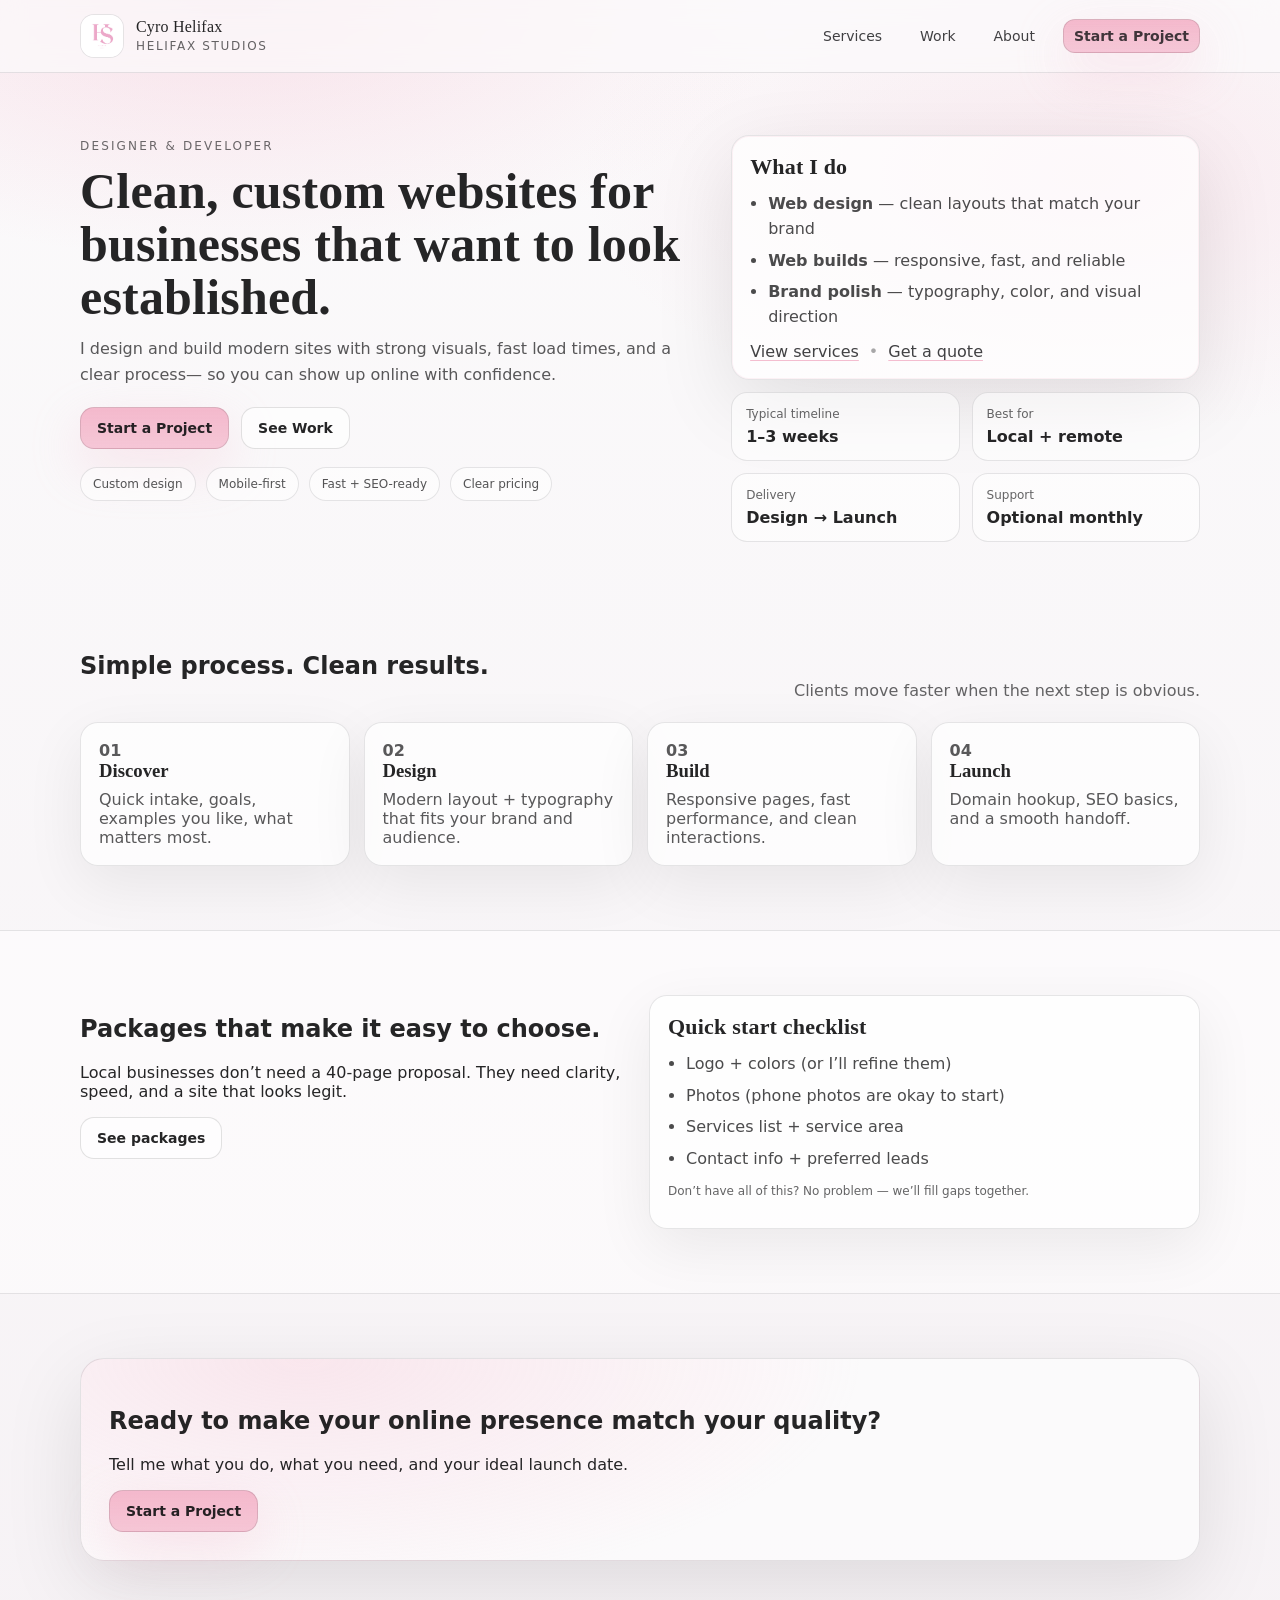
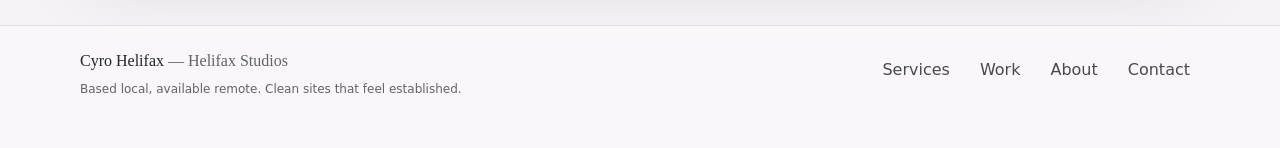
<file: index.html>
<!doctype html>
<html lang="en">
<head>
  <meta charset="utf-8" />
  <meta name="viewport" content="width=device-width, initial-scale=1" />
  <title>Cyro Helifax — Helifax Studios</title>
  <meta name="description" content="Cyro Helifax designs and builds clean, custom websites for small businesses and brands. Helifax Studios." />
  <meta name="theme-color" content="#f3b3c8" />
  <link rel="stylesheet" href="css/styles.css" />
</head>
<body>
  <a class="skip" href="#main">Skip to content</a>

  <header class="site-header">
    <div class="container header-row">
      <a class="brand" href="index.html" aria-label="Helifax Studios home">
        <img class="brand-mark" src="assets/Helifax.png" alt="Helifax Studios logo" />
        <div class="brand-text">
          <span class="brand-name">Cyro Helifax</span>
          <span class="brand-sub">Helifax Studios</span>
        </div>
      </a>

      <button class="nav-toggle" type="button" aria-label="Open menu" aria-expanded="false" aria-controls="site-nav">
        <span></span><span></span><span></span>
      </button>

      <nav id="site-nav" class="nav">
        <a href="services.html">Services</a>
        <a href="work.html">Work</a>
        <a href="about.html">About</a>
        <a class="btn btn-sm" href="contact.html">Start a Project</a>
      </nav>
    </div>
  </header>

  <main id="main">
    <section class="hero">
      <div class="container hero-grid">
        <div class="hero-copy">
          <p class="kicker">Designer & Developer</p>
          <h1>Clean, custom websites for businesses that want to look established.</h1>
          <p class="lede">
            I design and build modern sites with strong visuals, fast load times, and a clear process—
            so you can show up online with confidence.
          </p>

          <div class="hero-actions">
            <a class="btn" href="contact.html">Start a Project</a>
            <a class="btn btn-ghost" href="work.html">See Work</a>
          </div>

          <div class="trust">
            <div class="chip">Custom design</div>
            <div class="chip">Mobile-first</div>
            <div class="chip">Fast + SEO-ready</div>
            <div class="chip">Clear pricing</div>
          </div>
        </div>

        <div class="hero-card">
          <div class="card card-glow">
            <h2 class="card-title">What I do</h2>
            <ul class="list">
              <li><strong>Web design</strong> — clean layouts that match your brand</li>
              <li><strong>Web builds</strong> — responsive, fast, and reliable</li>
              <li><strong>Brand polish</strong> — typography, color, and visual direction</li>
            </ul>
            <div class="card-cta">
              <a class="text-link" href="services.html">View services</a>
              <span class="dot">•</span>
              <a class="text-link" href="contact.html">Get a quote</a>
            </div>
          </div>

          <div class="mini-grid">
            <div class="mini">
              <p class="mini-k">Typical timeline</p>
              <p class="mini-v">1–3 weeks</p>
            </div>
            <div class="mini">
              <p class="mini-k">Best for</p>
              <p class="mini-v">Local + remote</p>
            </div>
            <div class="mini">
              <p class="mini-k">Delivery</p>
              <p class="mini-v">Design → Launch</p>
            </div>
            <div class="mini">
              <p class="mini-k">Support</p>
              <p class="mini-v">Optional monthly</p>
            </div>
          </div>
        </div>
      </div>
    </section>

    <section class="section">
      <div class="container">
        <div class="section-head">
          <h2>Simple process. Clean results.</h2>
          <p>Clients move faster when the next step is obvious.</p>
        </div>

        <div class="steps">
          <div class="step card">
            <p class="step-n">01</p>
            <h3>Discover</h3>
            <p>Quick intake, goals, examples you like, what matters most.</p>
          </div>
          <div class="step card">
            <p class="step-n">02</p>
            <h3>Design</h3>
            <p>Modern layout + typography that fits your brand and audience.</p>
          </div>
          <div class="step card">
            <p class="step-n">03</p>
            <h3>Build</h3>
            <p>Responsive pages, fast performance, and clean interactions.</p>
          </div>
          <div class="step card">
            <p class="step-n">04</p>
            <h3>Launch</h3>
            <p>Domain hookup, SEO basics, and a smooth handoff.</p>
          </div>
        </div>
      </div>
    </section>

    <section class="section section-alt">
      <div class="container split">
        <div>
          <h2>Packages that make it easy to choose.</h2>
          <p>
            Local businesses don’t need a 40-page proposal. They need clarity, speed, and a site that looks legit.
          </p>
          <a class="btn btn-ghost" href="services.html">See packages</a>
        </div>

        <div class="card">
          <h3 class="card-title">Quick start checklist</h3>
          <ul class="list">
            <li>Logo + colors (or I’ll refine them)</li>
            <li>Photos (phone photos are okay to start)</li>
            <li>Services list + service area</li>
            <li>Contact info + preferred leads</li>
          </ul>
          <p class="muted small">Don’t have all of this? No problem — we’ll fill gaps together.</p>
        </div>
      </div>
    </section>

    <section class="section">
      <div class="container cta">
        <div class="cta-inner">
          <h2>Ready to make your online presence match your quality?</h2>
          <p>Tell me what you do, what you need, and your ideal launch date.</p>
          <a class="btn" href="contact.html">Start a Project</a>
        </div>
      </div>
    </section>
  </main>

  <footer class="footer">
    <div class="container footer-row">
      <div>
        <p class="footer-brand">Cyro Helifax <span class="muted">— Helifax Studios</span></p>
        <p class="muted small">Based local, available remote. Clean sites that feel established.</p>
      </div>
      <div class="footer-links">
        <a href="services.html">Services</a>
        <a href="work.html">Work</a>
        <a href="about.html">About</a>
        <a href="contact.html">Contact</a>
      </div>
    </div>
  </footer>

  <script src="js/main.js"></script>
</body>
</html>
</file>
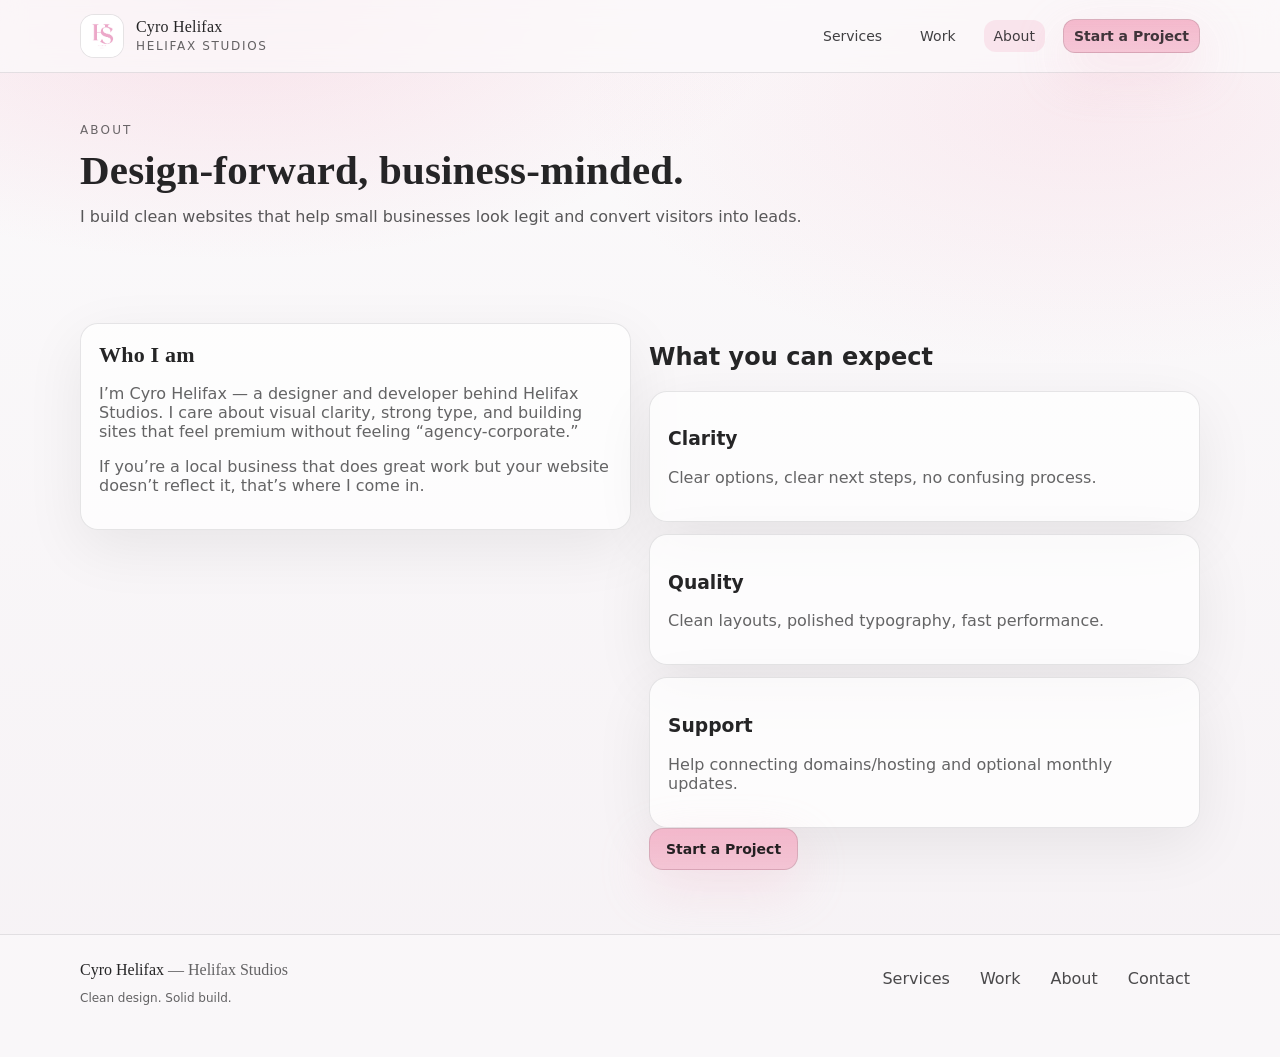
<file: about.html>
<!doctype html>
<html lang="en">
<head>
  <meta charset="utf-8" />
  <meta name="viewport" content="width=device-width, initial-scale=1" />
  <title>About — Cyro Helifax</title>
  <meta name="description" content="About Cyro Helifax (Helifax Studios)." />
  <meta name="theme-color" content="#f3b3c8" />
  <link rel="stylesheet" href="css/styles.css" />
</head>
<body>
  <a class="skip" href="#main">Skip to content</a>

  <header class="site-header">
    <div class="container header-row">
      <a class="brand" href="index.html" aria-label="Helifax Studios home">
        <img class="brand-mark" src="assets/Helifax.png" alt="Helifax Studios logo" />
        <div class="brand-text">
          <span class="brand-name">Cyro Helifax</span>
          <span class="brand-sub">Helifax Studios</span>
        </div>
      </a>

      <button class="nav-toggle" type="button" aria-label="Open menu" aria-expanded="false" aria-controls="site-nav">
        <span></span><span></span><span></span>
      </button>

      <nav id="site-nav" class="nav">
        <a href="services.html">Services</a>
        <a href="work.html">Work</a>
        <a class="active" href="about.html">About</a>
        <a class="btn btn-sm" href="contact.html">Start a Project</a>
      </nav>
    </div>
  </header>

  <main id="main">
    <section class="page-hero">
      <div class="container">
        <p class="kicker">About</p>
        <h1>Design-forward, business-minded.</h1>
        <p class="lede">I build clean websites that help small businesses look legit and convert visitors into leads.</p>
      </div>
    </section>

    <section class="section">
      <div class="container split">
        <div class="card">
          <h2 class="card-title">Who I am</h2>
          <p class="muted">
            I’m Cyro Helifax — a designer and developer behind Helifax Studios. I care about visual clarity, strong type,
            and building sites that feel premium without feeling “agency-corporate.”
          </p>
          <p class="muted">
            If you’re a local business that does great work but your website doesn’t reflect it, that’s where I come in.
          </p>
        </div>

        <div>
          <h2>What you can expect</h2>
          <div class="bullets">
            <div class="bullet card">
              <h3>Clarity</h3>
              <p class="muted">Clear options, clear next steps, no confusing process.</p>
            </div>
            <div class="bullet card">
              <h3>Quality</h3>
              <p class="muted">Clean layouts, polished typography, fast performance.</p>
            </div>
            <div class="bullet card">
              <h3>Support</h3>
              <p class="muted">Help connecting domains/hosting and optional monthly updates.</p>
            </div>
          </div>

          <a class="btn" href="contact.html">Start a Project</a>
        </div>
      </div>
    </section>
  </main>

  <footer class="footer">
    <div class="container footer-row">
      <div>
        <p class="footer-brand">Cyro Helifax <span class="muted">— Helifax Studios</span></p>
        <p class="muted small">Clean design. Solid build.</p>
      </div>
      <div class="footer-links">
        <a href="services.html">Services</a>
        <a href="work.html">Work</a>
        <a href="about.html">About</a>
        <a href="contact.html">Contact</a>
      </div>
    </div>
  </footer>

  <script src="js/main.js"></script>
</body>
</html>
</file>
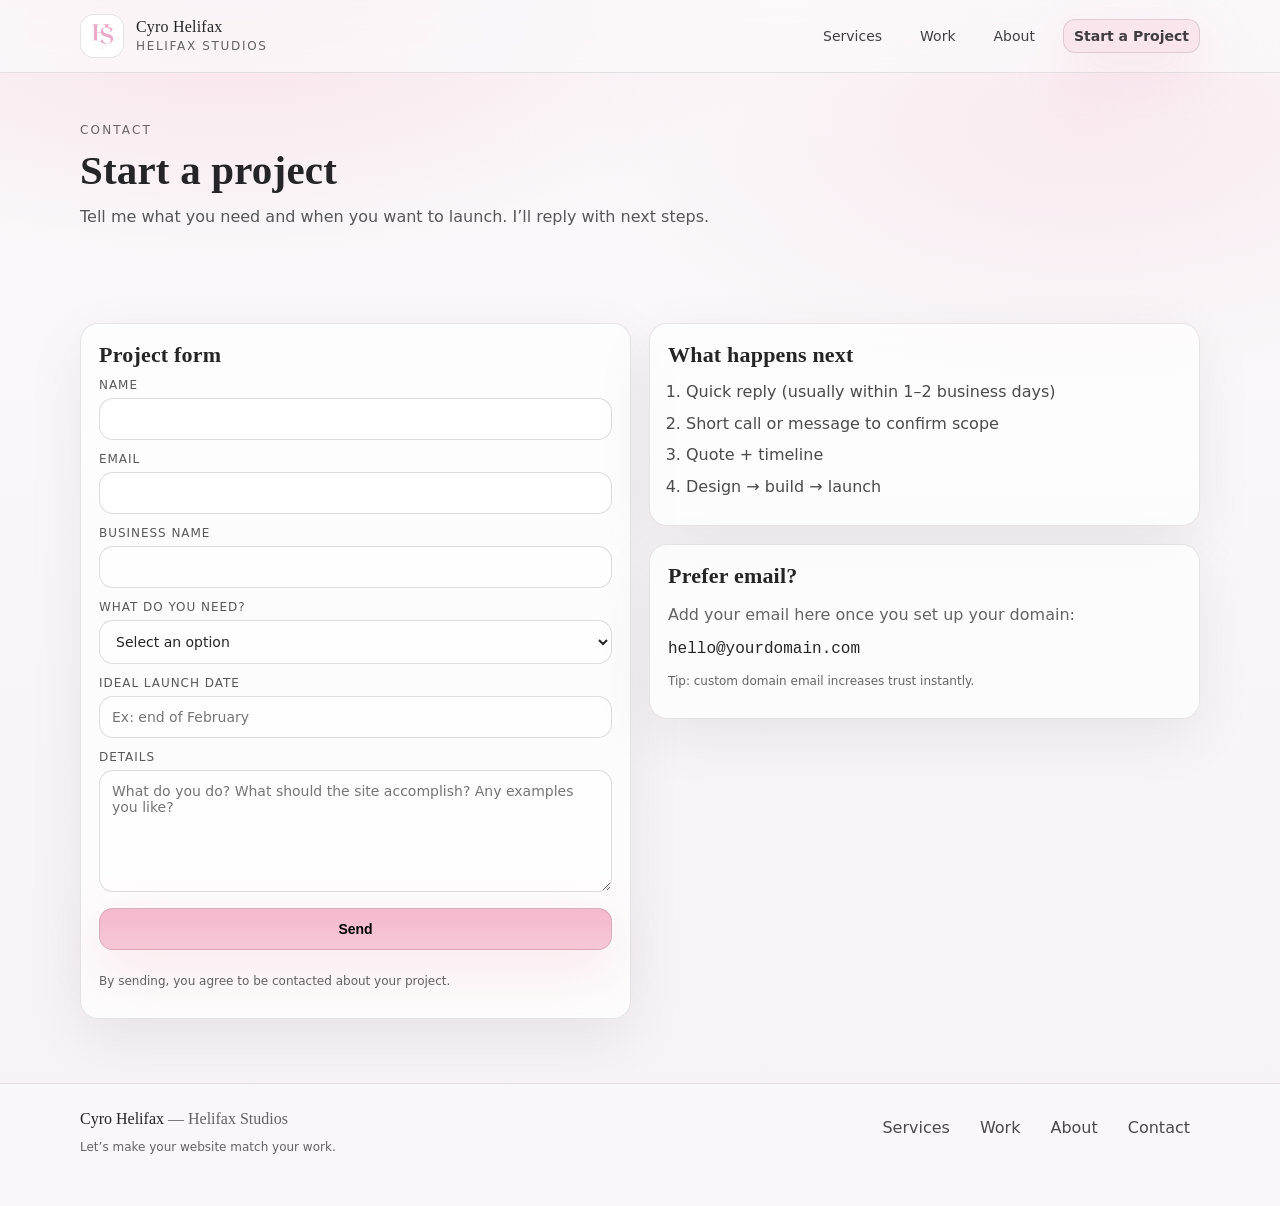
<file: contact.html>
<!doctype html>
<html lang="en">
<head>
  <meta charset="utf-8" />
  <meta name="viewport" content="width=device-width, initial-scale=1" />
  <title>Contact — Cyro Helifax</title>
  <meta name="description" content="Start a project with Cyro Helifax (Helifax Studios)." />
  <meta name="theme-color" content="#f3b3c8" />
  <link rel="stylesheet" href="css/styles.css" />
</head>
<body>
  <a class="skip" href="#main">Skip to content</a>

  <header class="site-header">
    <div class="container header-row">
      <a class="brand" href="index.html" aria-label="Helifax Studios home">
        <img class="brand-mark" src="assets/Helifax.png" alt="Helifax Studios logo" />
        <div class="brand-text">
          <span class="brand-name">Cyro Helifax</span>
          <span class="brand-sub">Helifax Studios</span>
        </div>
      </a>

      <button class="nav-toggle" type="button" aria-label="Open menu" aria-expanded="false" aria-controls="site-nav">
        <span></span><span></span><span></span>
      </button>

      <nav id="site-nav" class="nav">
        <a href="services.html">Services</a>
        <a href="work.html">Work</a>
        <a href="about.html">About</a>
        <a class="active btn btn-sm" href="contact.html">Start a Project</a>
      </nav>
    </div>
  </header>

  <main id="main">
    <section class="page-hero">
      <div class="container">
        <p class="kicker">Contact</p>
        <h1>Start a project</h1>
        <p class="lede">Tell me what you need and when you want to launch. I’ll reply with next steps.</p>
      </div>
    </section>

    <section class="section">
      <div class="container split">
        <div class="card">
          <h2 class="card-title">Project form</h2>

          <!--
            Replace FORM_ENDPOINT with your form handler:
            - Formspree: https://formspree.io/f/xxxxxx
            - Netlify Forms: remove action/method and add name + netlify attributes
          -->
          <form class="form" action="FORM_ENDPOINT" method="POST">
            <label>
              <span>Name</span>
              <input name="name" type="text" autocomplete="name" required />
            </label>

            <label>
              <span>Email</span>
              <input name="email" type="email" autocomplete="email" required />
            </label>

            <label>
              <span>Business name</span>
              <input name="business" type="text" />
            </label>

            <label>
              <span>What do you need?</span>
              <select name="package" required>
                <option value="" disabled selected>Select an option</option>
                <option>Starter Presence (1–3 pages)</option>
                <option>Business Website (5–7 pages)</option>
                <option>Brand + Web</option>
                <option>Not sure yet</option>
              </select>
            </label>

            <label>
              <span>Ideal launch date</span>
              <input name="launch" type="text" placeholder="Ex: end of February" />
            </label>

            <label>
              <span>Details</span>
              <textarea name="details" rows="6" placeholder="What do you do? What should the site accomplish? Any examples you like?"></textarea>
            </label>

            <button class="btn" type="submit">Send</button>
            <p class="muted small">By sending, you agree to be contacted about your project.</p>
          </form>
        </div>

        <div>
          <div class="card">
            <h2 class="card-title">What happens next</h2>
            <ol class="list">
              <li>Quick reply (usually within 1–2 business days)</li>
              <li>Short call or message to confirm scope</li>
              <li>Quote + timeline</li>
              <li>Design → build → launch</li>
            </ol>
          </div>

          <div class="card section-pad-top">
            <h2 class="card-title">Prefer email?</h2>
            <p class="muted">Add your email here once you set up your domain:</p>
            <p class="mono">hello@yourdomain.com</p>
            <p class="muted small">Tip: custom domain email increases trust instantly.</p>
          </div>
        </div>
      </div>
    </section>
  </main>

  <footer class="footer">
    <div class="container footer-row">
      <div>
        <p class="footer-brand">Cyro Helifax <span class="muted">— Helifax Studios</span></p>
        <p class="muted small">Let’s make your website match your work.</p>
      </div>
      <div class="footer-links">
        <a href="services.html">Services</a>
        <a href="work.html">Work</a>
        <a href="about.html">About</a>
        <a href="contact.html">Contact</a>
      </div>
    </div>
  </footer>

  <script src="js/main.js"></script>
</body>
</html>
</file>
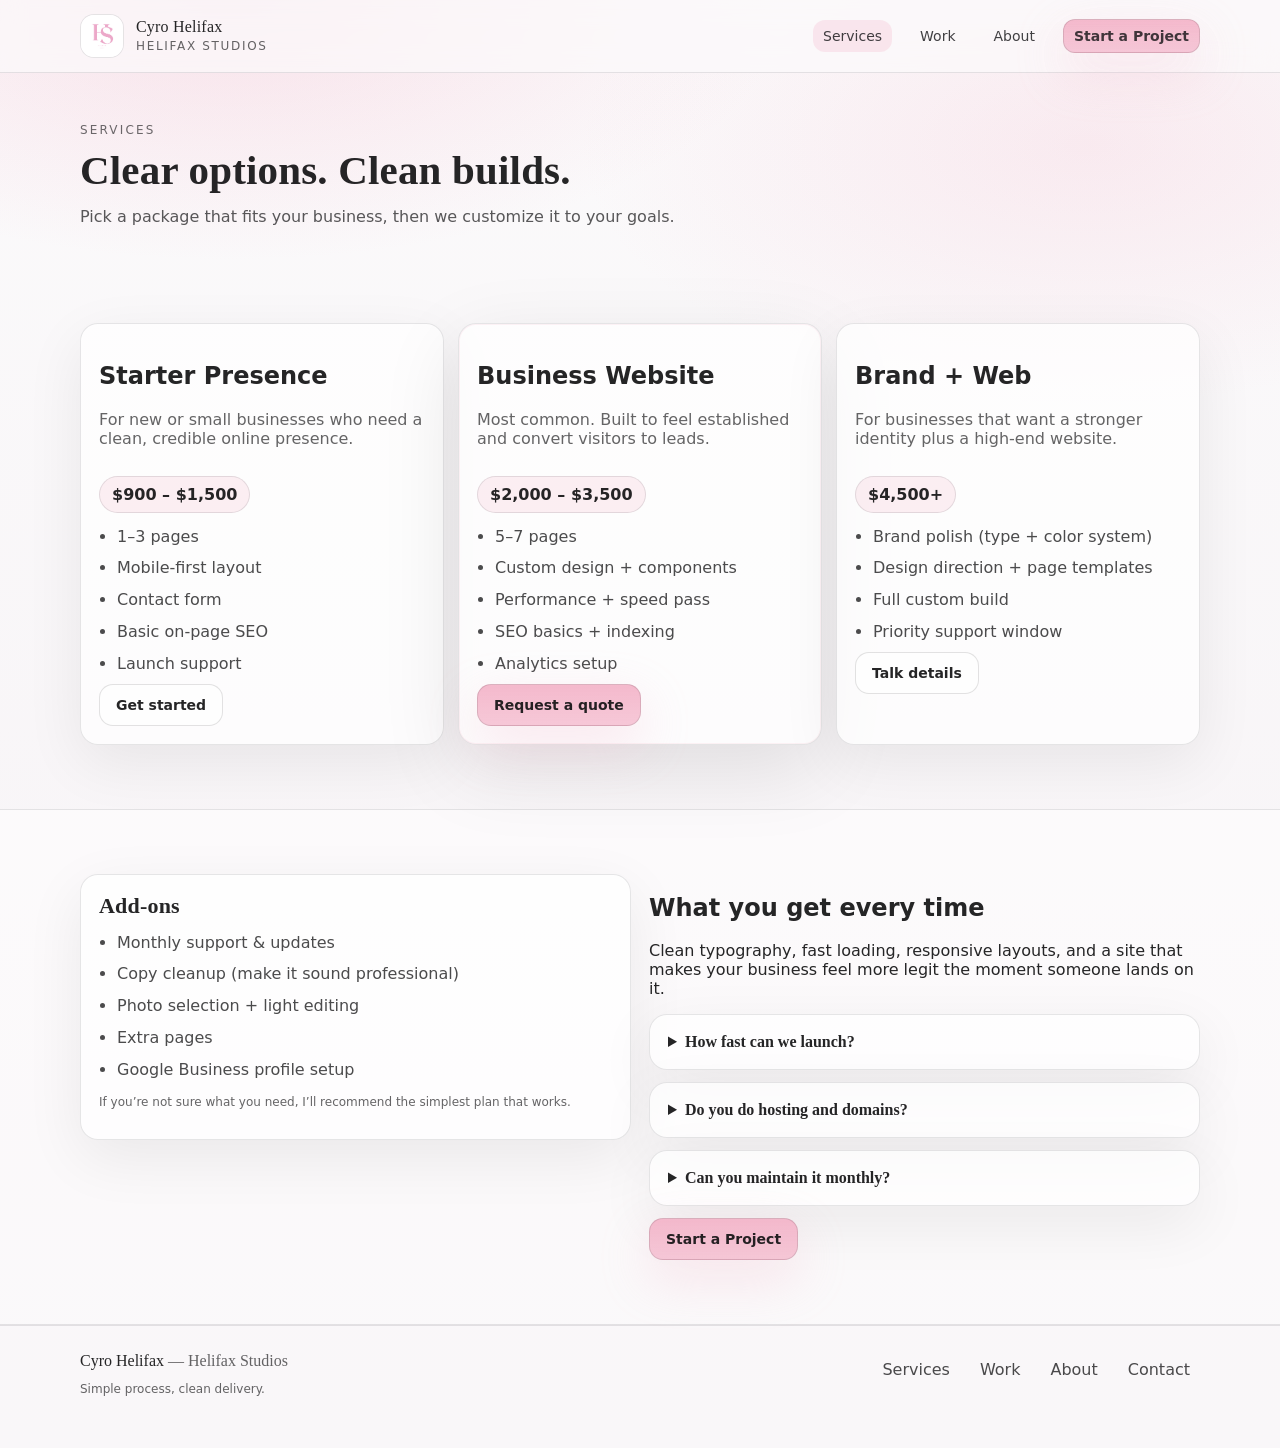
<file: services.html>
<!doctype html>
<html lang="en">
<head>
  <meta charset="utf-8" />
  <meta name="viewport" content="width=device-width, initial-scale=1" />
  <title>Services — Cyro Helifax</title>
  <meta name="description" content="Website design & development packages by Cyro Helifax (Helifax Studios)." />
  <meta name="theme-color" content="#f3b3c8" />
  <link rel="stylesheet" href="css/styles.css" />
</head>
<body>
  <a class="skip" href="#main">Skip to content</a>

  <header class="site-header">
    <div class="container header-row">
      <a class="brand" href="index.html" aria-label="Helifax Studios home">
        <img class="brand-mark" src="assets/Helifax.png" alt="Helifax Studios logo" />
        <div class="brand-text">
          <span class="brand-name">Cyro Helifax</span>
          <span class="brand-sub">Helifax Studios</span>
        </div>
      </a>

      <button class="nav-toggle" type="button" aria-label="Open menu" aria-expanded="false" aria-controls="site-nav">
        <span></span><span></span><span></span>
      </button>

      <nav id="site-nav" class="nav">
        <a class="active" href="services.html">Services</a>
        <a href="work.html">Work</a>
        <a href="about.html">About</a>
        <a class="btn btn-sm" href="contact.html">Start a Project</a>
      </nav>
    </div>
  </header>

  <main id="main">
    <section class="page-hero">
      <div class="container">
        <p class="kicker">Services</p>
        <h1>Clear options. Clean builds.</h1>
        <p class="lede">Pick a package that fits your business, then we customize it to your goals.</p>
      </div>
    </section>

    <section class="section">
      <div class="container pricing">
        <div class="price card">
          <h2>Starter Presence</h2>
          <p class="muted">For new or small businesses who need a clean, credible online presence.</p>
          <p class="tag">$900 – $1,500</p>
          <ul class="list">
            <li>1–3 pages</li>
            <li>Mobile-first layout</li>
            <li>Contact form</li>
            <li>Basic on-page SEO</li>
            <li>Launch support</li>
          </ul>
          <a class="btn btn-ghost" href="contact.html">Get started</a>
        </div>

        <div class="price card card-glow">
          <h2>Business Website</h2>
          <p class="muted">Most common. Built to feel established and convert visitors to leads.</p>
          <p class="tag">$2,000 – $3,500</p>
          <ul class="list">
            <li>5–7 pages</li>
            <li>Custom design + components</li>
            <li>Performance + speed pass</li>
            <li>SEO basics + indexing</li>
            <li>Analytics setup</li>
          </ul>
          <a class="btn" href="contact.html">Request a quote</a>
        </div>

        <div class="price card">
          <h2>Brand + Web</h2>
          <p class="muted">For businesses that want a stronger identity plus a high-end website.</p>
          <p class="tag">$4,500+</p>
          <ul class="list">
            <li>Brand polish (type + color system)</li>
            <li>Design direction + page templates</li>
            <li>Full custom build</li>
            <li>Priority support window</li>
          </ul>
          <a class="btn btn-ghost" href="contact.html">Talk details</a>
        </div>
      </div>
    </section>

    <section class="section section-alt">
      <div class="container split">
        <div class="card">
          <h2 class="card-title">Add-ons</h2>
          <ul class="list">
            <li>Monthly support & updates</li>
            <li>Copy cleanup (make it sound professional)</li>
            <li>Photo selection + light editing</li>
            <li>Extra pages</li>
            <li>Google Business profile setup</li>
          </ul>
          <p class="muted small">If you’re not sure what you need, I’ll recommend the simplest plan that works.</p>
        </div>

        <div>
          <h2>What you get every time</h2>
          <p>
            Clean typography, fast loading, responsive layouts, and a site that makes your business feel more legit
            the moment someone lands on it.
          </p>

          <div class="faq">
            <details class="card">
              <summary>How fast can we launch?</summary>
              <p class="muted">Most projects take 1–3 weeks depending on how quickly we get content and feedback.</p>
            </details>
            <details class="card">
              <summary>Do you do hosting and domains?</summary>
              <p class="muted">Yes—I'll help you connect a domain and get hosting set up. You keep ownership.</p>
            </details>
            <details class="card">
              <summary>Can you maintain it monthly?</summary>
              <p class="muted">Absolutely. I offer optional monthly support for edits, updates, and small improvements.</p>
            </details>
          </div>

          <a class="btn" href="contact.html">Start a Project</a>
        </div>
      </div>
    </section>
  </main>

  <footer class="footer">
    <div class="container footer-row">
      <div>
        <p class="footer-brand">Cyro Helifax <span class="muted">— Helifax Studios</span></p>
        <p class="muted small">Simple process, clean delivery.</p>
      </div>
      <div class="footer-links">
        <a href="services.html">Services</a>
        <a href="work.html">Work</a>
        <a href="about.html">About</a>
        <a href="contact.html">Contact</a>
      </div>
    </div>
  </footer>

  <script src="js/main.js"></script>
</body>
</html>
</file>
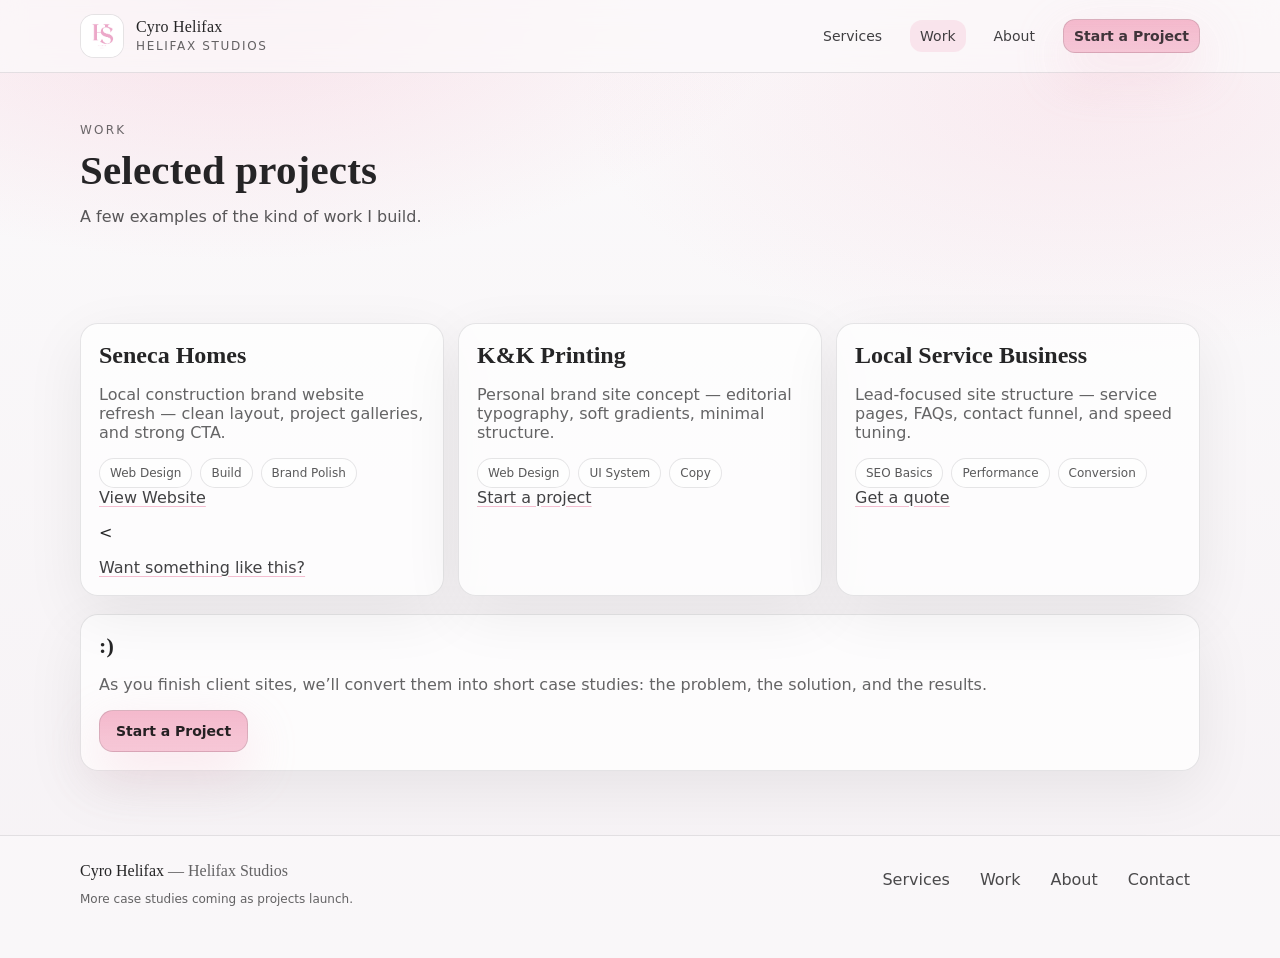
<file: work.html>
<!doctype html>
<html lang="en">
<head>
  <meta charset="utf-8" />
  <meta name="viewport" content="width=device-width, initial-scale=1" />
  <title>Work — Cyro Helifax</title>
  <meta name="description" content="Selected work by Cyro Helifax (Helifax Studios)." />
  <meta name="theme-color" content="#f3b3c8" />
  <link rel="stylesheet" href="css/styles.css" />
</head>
<body>
  <a class="skip" href="#main">Skip to content</a>

  <header class="site-header">
    <div class="container header-row">
      <a class="brand" href="index.html" aria-label="Helifax Studios home">
        <img class="brand-mark" src="assets/Helifax.png" alt="Helifax Studios logo" />
        <div class="brand-text">
          <span class="brand-name">Cyro Helifax</span>
          <span class="brand-sub">Helifax Studios</span>
        </div>
      </a>

      <button class="nav-toggle" type="button" aria-label="Open menu" aria-expanded="false" aria-controls="site-nav">
        <span></span><span></span><span></span>
      </button>

      <nav id="site-nav" class="nav">
        <a href="services.html">Services</a>
        <a class="active" href="work.html">Work</a>
        <a href="about.html">About</a>
        <a class="btn btn-sm" href="contact.html">Start a Project</a>
      </nav>
    </div>
  </header>

  <main id="main">
    <section class="page-hero">
      <div class="container">
        <p class="kicker">Work</p>
        <h1>Selected projects</h1>
        <p class="lede">A few examples of the kind of work I build.</p>
      </div>
    </section>

    <section class="section">
      <div class="container grid-3">
        <article class="card project">
          <h2>Seneca Homes</h2>
          <p class="muted">Local construction brand website refresh — clean layout, project galleries, and strong CTA.</p>
          <ul class="meta">
            <li>Web Design</li><li>Build</li><li>Brand Polish</li>
          </ul>
          <a class="text-link" href="senecahomes.org">View Website</a>
          <p><</p>
          <a class="text-link" href="contact.html">Want something like this?</a>
        </article>

        <article class="card project">
          <h2>K&K Printing</h2>
          <p class="muted">Personal brand site concept — editorial typography, soft gradients, minimal structure.</p>
          <ul class="meta">
            <li>Web Design</li><li>UI System</li><li>Copy</li>
          </ul>
          <a class="text-link" href="contact.html">Start a project</a>
        </article>

        <article class="card project">
          <h2>Local Service Business</h2>
          <p class="muted">Lead-focused site structure — service pages, FAQs, contact funnel, and speed tuning.</p>
          <ul class="meta">
            <li>SEO Basics</li><li>Performance</li><li>Conversion</li>
          </ul>
          <a class="text-link" href="contact.html">Get a quote</a>
        </article>
      </div>

      <div class="container section-pad-top">
        <div class="card">
          <h2 class="card-title">:)</h2>
          <p class="muted">
            As you finish client sites, we’ll convert them into short case studies: the problem, the solution, and the results.
          </p>
          <a class="btn" href="contact.html">Start a Project</a>
        </div>
      </div>
    </section>
  </main>

  <footer class="footer">
    <div class="container footer-row">
      <div>
        <p class="footer-brand">Cyro Helifax <span class="muted">— Helifax Studios</span></p>
        <p class="muted small">More case studies coming as projects launch.</p>
      </div>
      <div class="footer-links">
        <a href="services.html">Services</a>
        <a href="work.html">Work</a>
        <a href="about.html">About</a>
        <a href="contact.html">Contact</a>
      </div>
    </div>
  </footer>

  <script src="js/main.js"></script>
</body>
</html>
</file>
<file: css/styles.css>
:root{
  --bg: #fbfafb;
  --bg2: #f6f2f5;
  --text: rgba(18,18,20,0.92);
  --muted: rgba(18,18,20,0.65);
  --stroke: rgba(18,18,20,0.10);
  --card: rgba(255,255,255,0.70);

  --pink: #f3b3c8;
  --pink2: #f6c7d6;

  --shadow: 0 24px 80px rgba(0,0,0,0.10);
  --radius: 18px;

  --serif: ui-serif, Georgia, "Times New Roman", Times, serif;
  --sans: ui-sans-serif, system-ui, -apple-system, Segoe UI, Roboto, Arial, sans-serif;
}

*{ box-sizing:border-box; }
html, body { min-height:100%; }
body{
  margin:0;
  color: var(--text);
  font-family: var(--sans);
  background:
    radial-gradient(900px 420px at 18% 0%, rgba(243,179,200,0.35), transparent 62%),
    radial-gradient(820px 420px at 85% 10%, rgba(243,179,200,0.22), transparent 62%),
    linear-gradient(180deg, var(--bg), var(--bg2));
}

a{ color: inherit; text-decoration: none; }
a:focus-visible, button:focus-visible, input:focus-visible, select:focus-visible, textarea:focus-visible{
  outline: 3px solid rgba(243,179,200,0.55);
  outline-offset: 2px;
  border-radius: 10px;
}

.skip{
  position:absolute; left:-999px; top:-999px;
  background:#fff; border:1px solid var(--stroke);
  padding:10px 12px; border-radius:12px;
}
.skip:focus{ left: 14px; top: 14px; z-index: 9999; }

.container{
  width: min(1120px, calc(100% - 44px));
  margin: 0 auto;
}

/* Header */
.site-header{
  position: sticky;
  top: 0;
  z-index: 50;
  backdrop-filter: blur(12px);
  background: rgba(251,250,251,0.72);
  border-bottom: 1px solid var(--stroke);
}
.header-row{
  display:flex;
  align-items:center;
  justify-content:space-between;
  padding: 14px 0;
  gap: 14px;
}

.brand{
  display:flex; align-items:center; gap: 12px;
  min-width: 240px;
}
.brand-mark{
  width: 44px; height: 44px;
  object-fit: contain;
  border-radius: 14px;
  background: rgba(255,255,255,0.55);
  border: 1px solid var(--stroke);
}
.brand-text{ display:flex; flex-direction:column; line-height:1.05; }
.brand-name{
  font-family: var(--serif);
  letter-spacing: 0.2px;
  font-size: 16px;
}
.brand-sub{
  font-size: 12px;
  color: var(--muted);
  letter-spacing: 0.14em;
  text-transform: uppercase;
  margin-top: 4px;
}

.nav{
  display:flex;
  align-items:center;
  gap: 18px;
}
.nav a{
  font-size: 14px;
  color: rgba(18,18,20,0.80);
  padding: 8px 10px;
  border-radius: 12px;
}
.nav a:hover{ background: rgba(243,179,200,0.20); }
.nav a.active{ background: rgba(243,179,200,0.28); }

.nav-toggle{
  display:none;
  width: 44px; height: 44px;
  border-radius: 14px;
  border: 1px solid var(--stroke);
  background: rgba(255,255,255,0.65);
  box-shadow: 0 10px 30px rgba(0,0,0,0.06);
}
.nav-toggle span{
  display:block;
  width: 18px;
  height: 2px;
  background: rgba(18,18,20,0.72);
  margin: 4px auto;
  border-radius: 2px;
}

/* Buttons */
.btn{
  display:inline-flex;
  align-items:center;
  justify-content:center;
  gap: 10px;
  padding: 12px 16px;
  border-radius: 14px;
  border: 1px solid rgba(18,18,20,0.12);
  background: linear-gradient(180deg, rgba(243,179,200,0.92), rgba(243,179,200,0.72));
  box-shadow: 0 18px 50px rgba(243,179,200,0.30);
  font-weight: 600;
  font-size: 14px;
  transition: transform .12s ease, filter .12s ease;
}
.btn:hover{ transform: translateY(-1px); filter: brightness(1.02); }
.btn:active{ transform: translateY(0px); }

.btn-sm{ padding: 10px 12px; border-radius: 12px; }

.btn-ghost{
  background: rgba(255,255,255,0.65);
  box-shadow: none;
}
.text-link{
  color: rgba(18,18,20,0.80);
  text-decoration: underline;
  text-decoration-color: rgba(243,179,200,0.85);
  text-underline-offset: 3px;
}

/* Sections */
.section{ padding: 64px 0; }
.section-alt{
  background: rgba(255,255,255,0.45);
  border-top: 1px solid var(--stroke);
  border-bottom: 1px solid var(--stroke);
}
.section-head{
  display:flex;
  align-items:flex-end;
  justify-content:space-between;
  gap: 20px;
  margin-bottom: 22px;
}
.section-head p{ color: var(--muted); margin: 0; }

.section-pad-top{ margin-top: 18px; }

/* Hero */
.hero{ padding: 62px 0 26px; }
.hero-grid{
  display:grid;
  grid-template-columns: 1.2fr 0.9fr;
  gap: 26px;
  align-items: start;
}
.kicker{
  display:inline-block;
  font-size: 12px;
  letter-spacing: 0.18em;
  text-transform: uppercase;
  color: rgba(18,18,20,0.62);
  margin: 0 0 12px 0;
}
h1{
  font-family: var(--serif);
  font-weight: 700;
  letter-spacing: 0.2px;
  font-size: clamp(34px, 4vw, 50px);
  line-height: 1.06;
  margin: 0 0 12px;
}
.lede{
  font-size: 16px;
  color: rgba(18,18,20,0.70);
  line-height: 1.65;
  margin: 0 0 18px;
}
.hero-actions{ display:flex; gap: 12px; flex-wrap: wrap; }

.trust{
  display:flex;
  flex-wrap: wrap;
  gap: 10px;
  margin-top: 18px;
}
.chip{
  padding: 9px 12px;
  border-radius: 999px;
  border: 1px solid var(--stroke);
  background: rgba(255,255,255,0.55);
  color: rgba(18,18,20,0.72);
  font-size: 12px;
}

/* Cards */
.card{
  background: var(--card);
  border: 1px solid var(--stroke);
  border-radius: var(--radius);
  box-shadow: 0 18px 60px rgba(0,0,0,0.07);
  padding: 18px;
}
.card-glow{
  box-shadow: var(--shadow), 0 0 0 1px rgba(243,179,200,0.16) inset;
}
.card-title{
  font-family: var(--serif);
  margin: 0 0 10px;
  font-size: 22px;
  letter-spacing: 0.2px;
}
.muted{ color: var(--muted); }
.small{ font-size: 12px; }
.mono{ font-family: ui-monospace, SFMono-Regular, Menlo, Monaco, Consolas, monospace; }

.list{ margin: 12px 0 0; padding-left: 18px; color: rgba(18,18,20,0.76); }
.list li{ margin: 7px 0; line-height: 1.55; }

.card-cta{
  display:flex; gap: 10px; align-items:center;
  margin-top: 12px;
  color: rgba(18,18,20,0.72);
}
.dot{ opacity: 0.5; }

/* Mini grid */
.mini-grid{
  display:grid;
  grid-template-columns: repeat(2, 1fr);
  gap: 12px;
  margin-top: 12px;
}
.mini{
  border: 1px solid var(--stroke);
  border-radius: 16px;
  padding: 14px;
  background: rgba(255,255,255,0.55);
}
.mini-k{ margin:0; color: var(--muted); font-size: 12px; }
.mini-v{ margin:6px 0 0; font-weight: 700; }

/* Steps */
.steps{
  display:grid;
  grid-template-columns: repeat(4, 1fr);
  gap: 14px;
}
.step-n{
  margin:0 0 10px;
  font-weight: 700;
  color: rgba(18,18,20,0.55);
}
.step h3{
  font-family: var(--serif);
  margin: 0 0 8px;
}
.step p{ margin: 0; color: rgba(18,18,20,0.70); }

/* Split layouts */
.split{
  display:grid;
  grid-template-columns: 1fr 1fr;
  gap: 18px;
  align-items: start;
}
.grid-3{
  display:grid;
  grid-template-columns: repeat(3, 1fr);
  gap: 14px;
}

/* Page hero */
.page-hero{
  padding: 46px 0 10px;
}
.page-hero h1{
  font-size: clamp(30px, 3.2vw, 44px);
}

/* Pricing */
.pricing{
  display:grid;
  grid-template-columns: repeat(3, 1fr);
  gap: 14px;
}
.tag{
  display:inline-block;
  margin: 12px 0 0;
  padding: 8px 12px;
  border-radius: 999px;
  border: 1px solid rgba(18,18,20,0.10);
  background: rgba(243,179,200,0.20);
  font-weight: 700;
  width: fit-content;
}

/* FAQ */
.faq details{ margin-bottom: 12px; }
.faq summary{
  cursor:pointer;
  font-weight: 700;
  font-family: var(--serif);
}
.faq p{ margin: 10px 0 0; }

/* Projects */
.project h2{
  margin: 0 0 10px;
  font-family: var(--serif);
}
.meta{
  display:flex;
  flex-wrap:wrap;
  gap: 8px;
  list-style:none;
  padding: 0;
  margin: 14px 0 0;
}
.meta li{
  font-size: 12px;
  padding: 7px 10px;
  border-radius: 999px;
  border: 1px solid var(--stroke);
  background: rgba(255,255,255,0.55);
  color: rgba(18,18,20,0.70);
}

/* Bullets */
.bullets{
  display:grid;
  gap: 12px;
}

/* CTA */
.cta .cta-inner{
  padding: 28px;
  border-radius: 24px;
  border: 1px solid rgba(18,18,20,0.10);
  background:
    radial-gradient(900px 380px at 20% 0%, rgba(243,179,200,0.28), transparent 62%),
    rgba(255,255,255,0.55);
  box-shadow: var(--shadow);
}

/* Forms */
.form{ display:grid; gap: 12px; }
.form label span{
  display:block;
  font-size: 12px;
  color: rgba(18,18,20,0.70);
  margin-bottom: 6px;
  letter-spacing: 0.08em;
  text-transform: uppercase;
}
input, select, textarea{
  width: 100%;
  padding: 12px 12px;
  border-radius: 14px;
  border: 1px solid rgba(18,18,20,0.14);
  background: rgba(255,255,255,0.72);
  color: var(--text);
  font-family: var(--sans);
  font-size: 14px;
}
textarea{ resize: vertical; min-height: 120px; }

/* Footer */
.footer{
  padding: 26px 0 40px;
  border-top: 1px solid var(--stroke);
  background: rgba(251,250,251,0.72);
}
.footer-row{
  display:flex;
  align-items:flex-start;
  justify-content:space-between;
  gap: 20px;
}
.footer-brand{
  margin: 0 0 6px;
  font-family: var(--serif);
  font-size: 16px;
}
.footer-links{
  display:flex;
  gap: 10px;
  flex-wrap:wrap;
}
.footer-links a{
  padding: 8px 10px;
  border-radius: 12px;
  color: rgba(18,18,20,0.76);
}
.footer-links a:hover{ background: rgba(243,179,200,0.18); }

/* Responsive */
@media (max-width: 980px){
  .hero-grid{ grid-template-columns: 1fr; }
  .steps{ grid-template-columns: repeat(2, 1fr); }
  .split{ grid-template-columns: 1fr; }
  .pricing{ grid-template-columns: 1fr; }
  .grid-3{ grid-template-columns: 1fr; }
  .footer-row{ flex-direction: column; }
}

@media (max-width: 820px){
  .nav-toggle{ display:block; }
  .nav{
    position: fixed;
    inset: 70px 14px auto 14px;
    display:none;
    flex-direction: column;
    align-items: stretch;
    gap: 10px;
    padding: 14px;
    border-radius: 18px;
    background: rgba(255,255,255,0.92);
    border: 1px solid var(--stroke);
    box-shadow: var(--shadow);
  }
  .nav.open{ display:flex; }
  .nav a{ padding: 12px 12px; }
}
</file>
